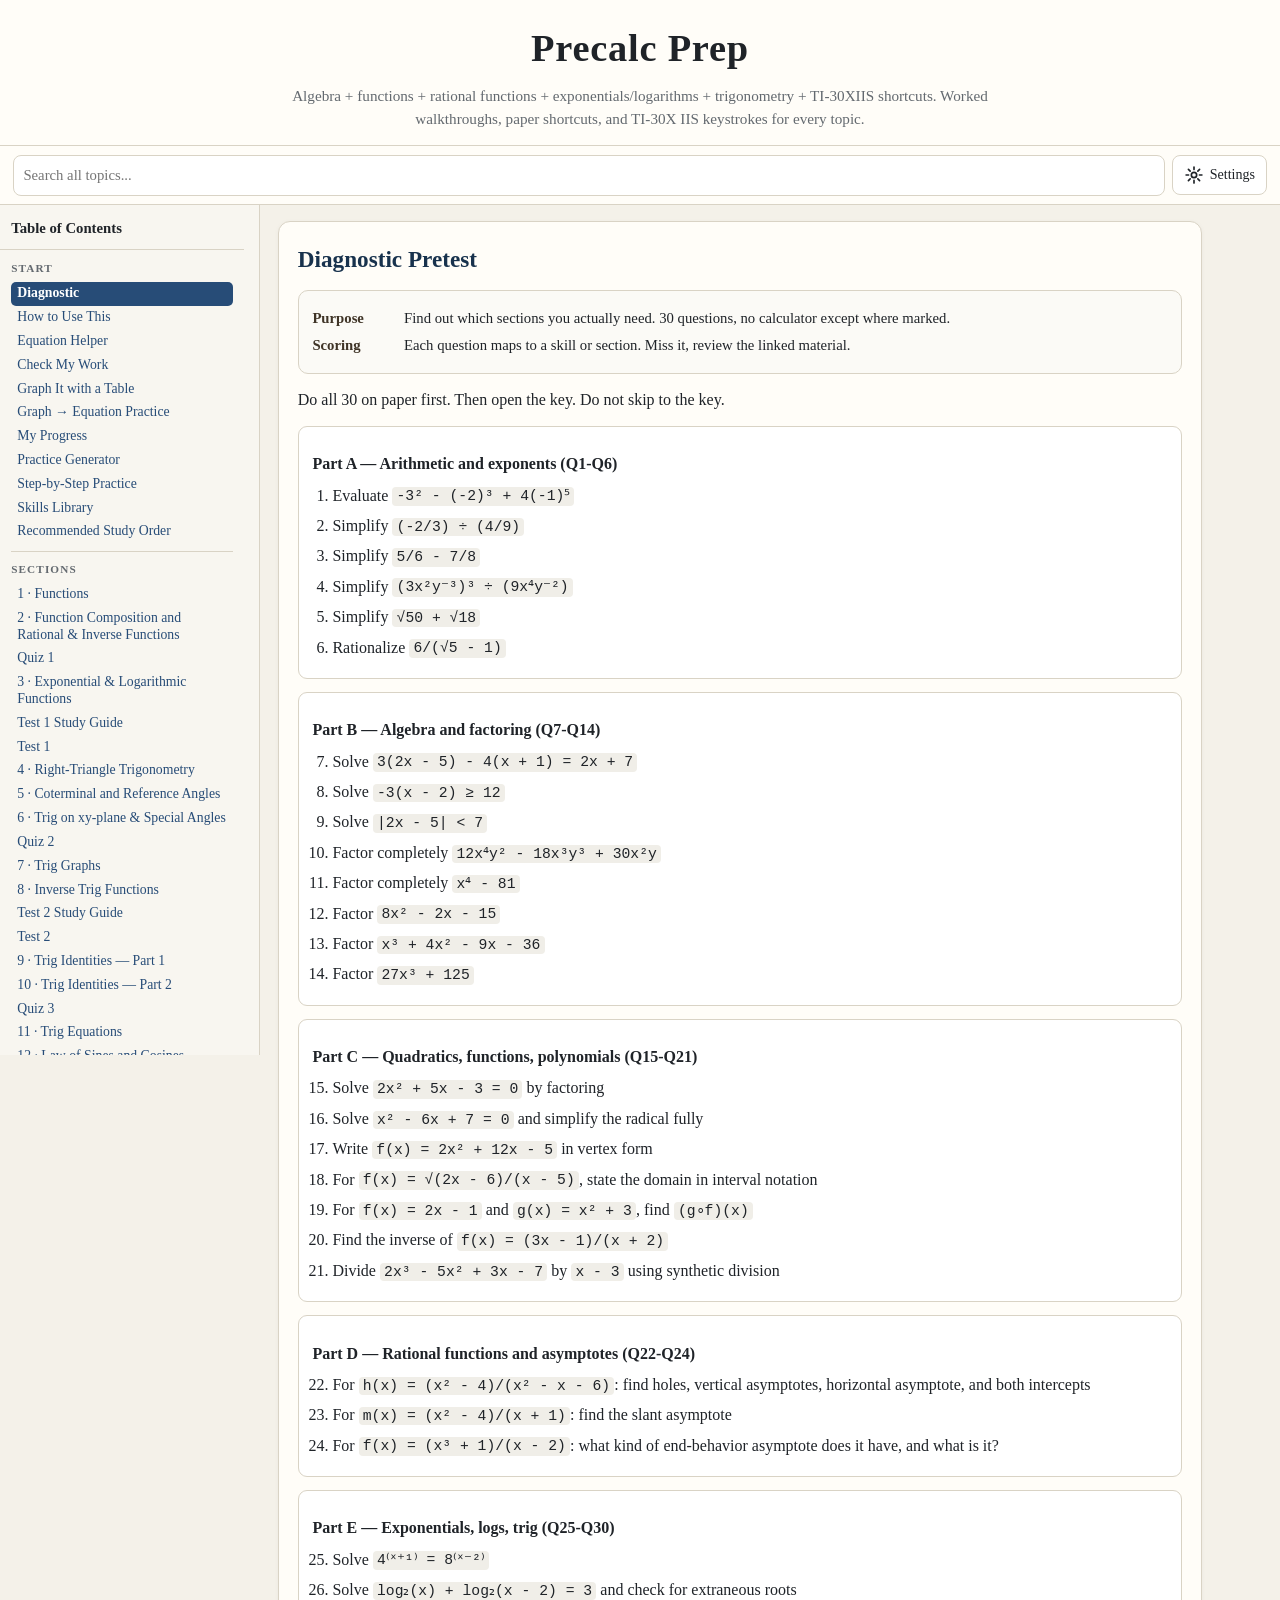
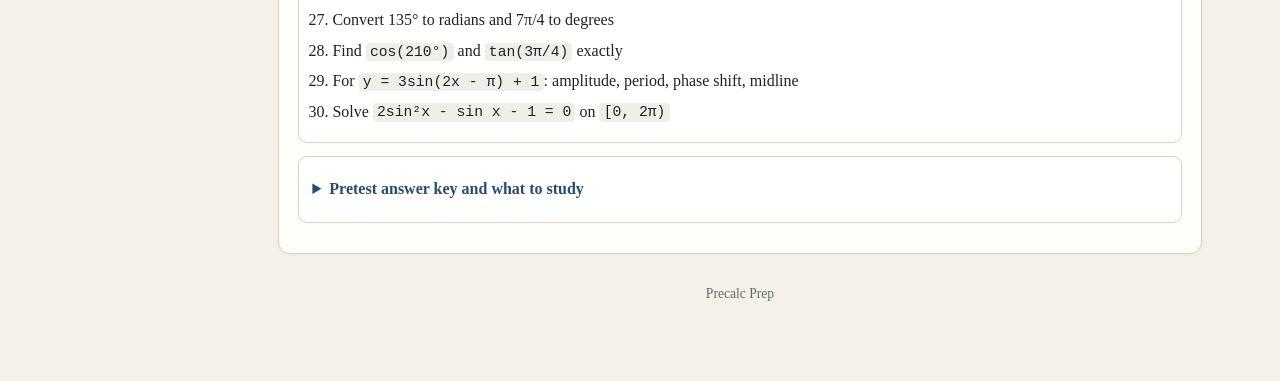
<file: index.html>
<!DOCTYPE html>
<html lang="en">
<head>
<meta charset="utf-8"/>
<meta content="width=device-width,initial-scale=1" name="viewport"/>
<title>Precalc Prep</title>
<link href="manifest.webmanifest" rel="manifest"/>
<link href="icons/icon-180.png" rel="apple-touch-icon"/>
<meta content="0; url=precalc-prep.html" http-equiv="refresh"/>
<script>location.replace('precalc-prep.html' + location.hash);</script>
</head>
<body>
<p><a href="precalc-prep.html">Open Precalc Prep</a></p>
</body>
</html>
</file>
